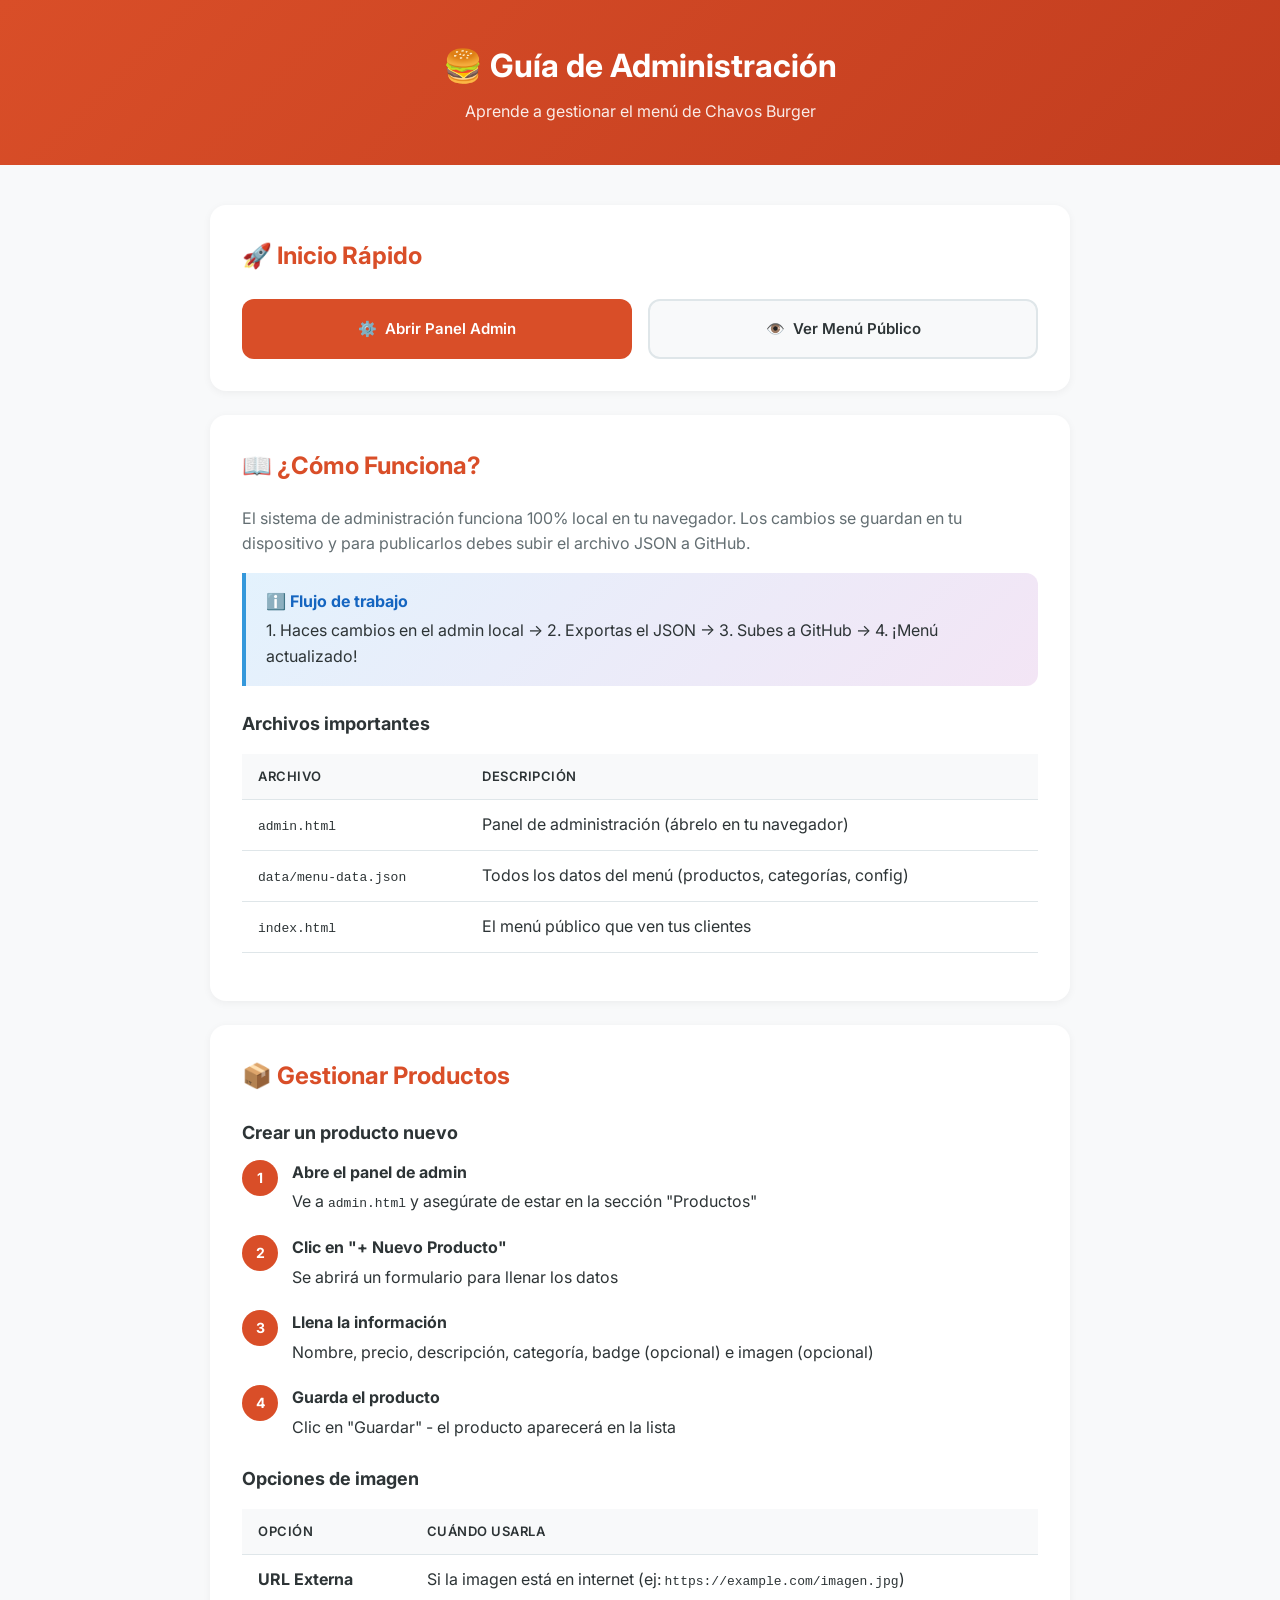
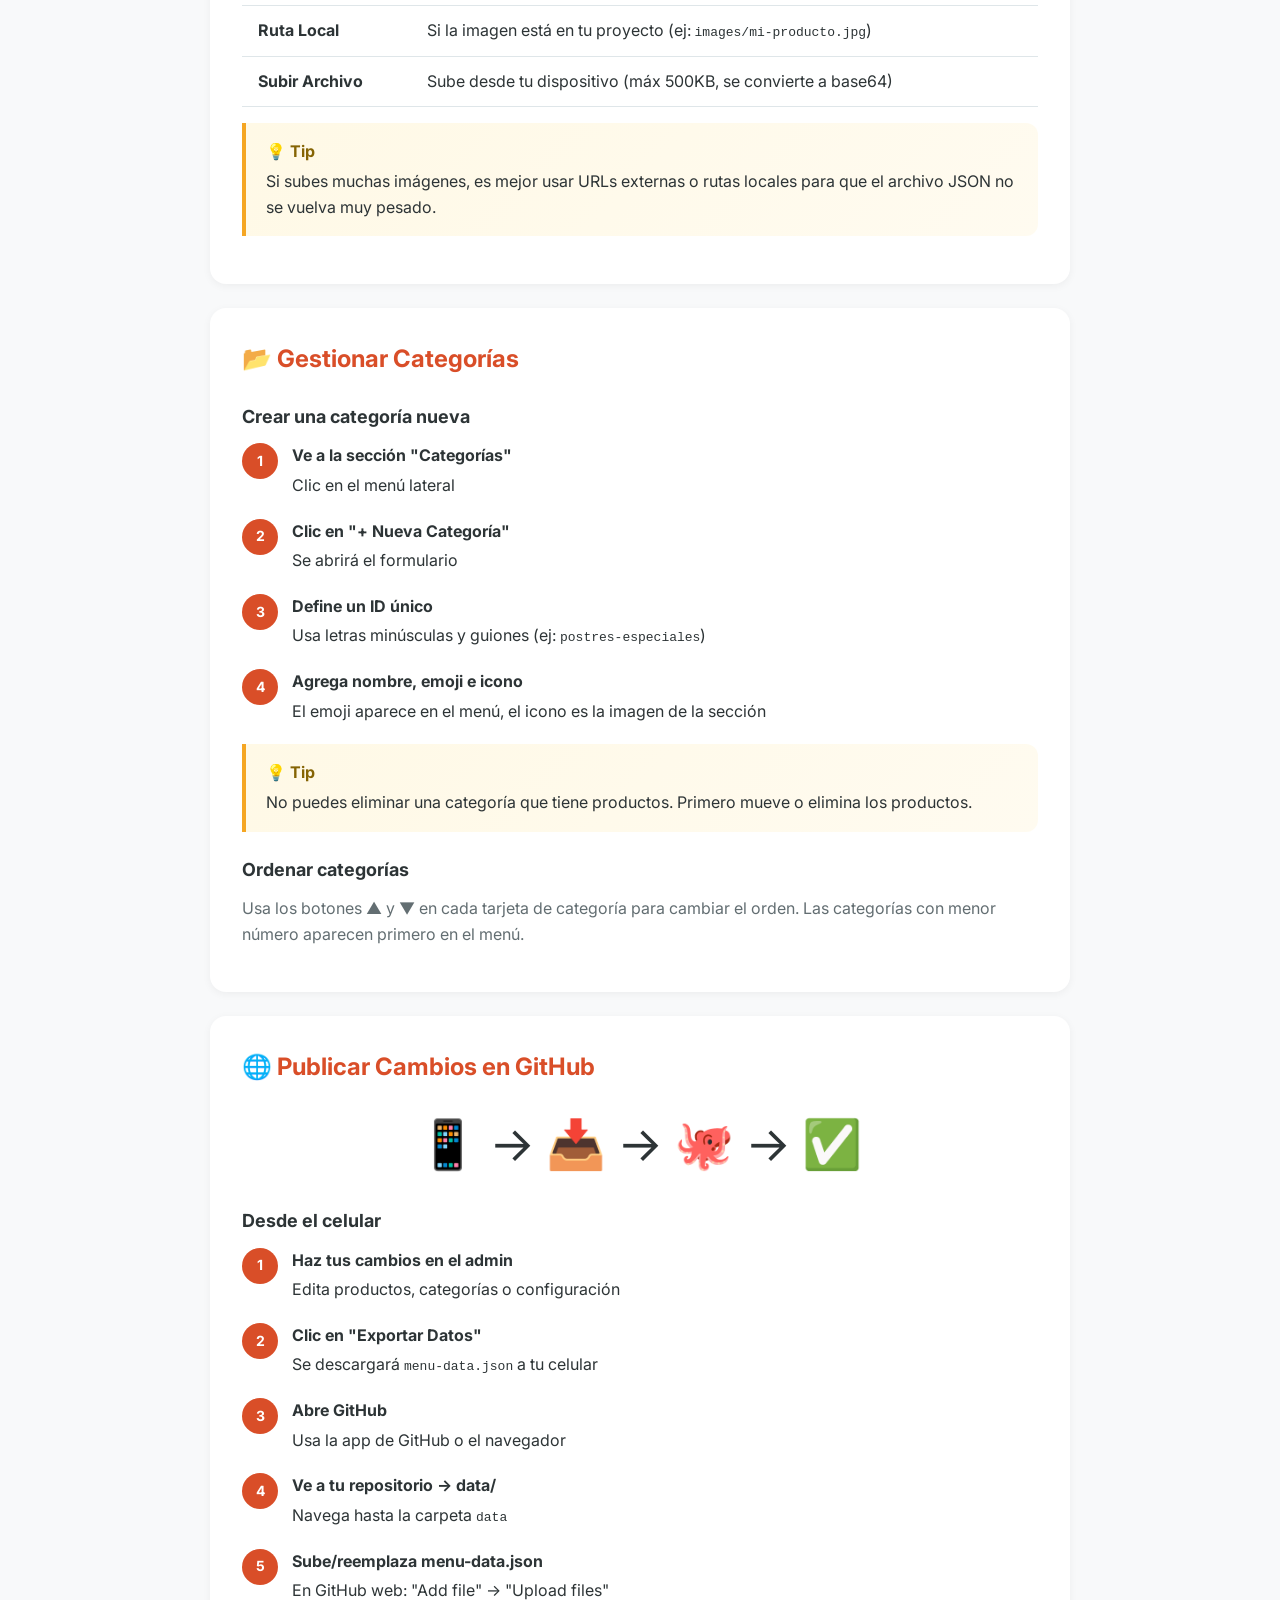
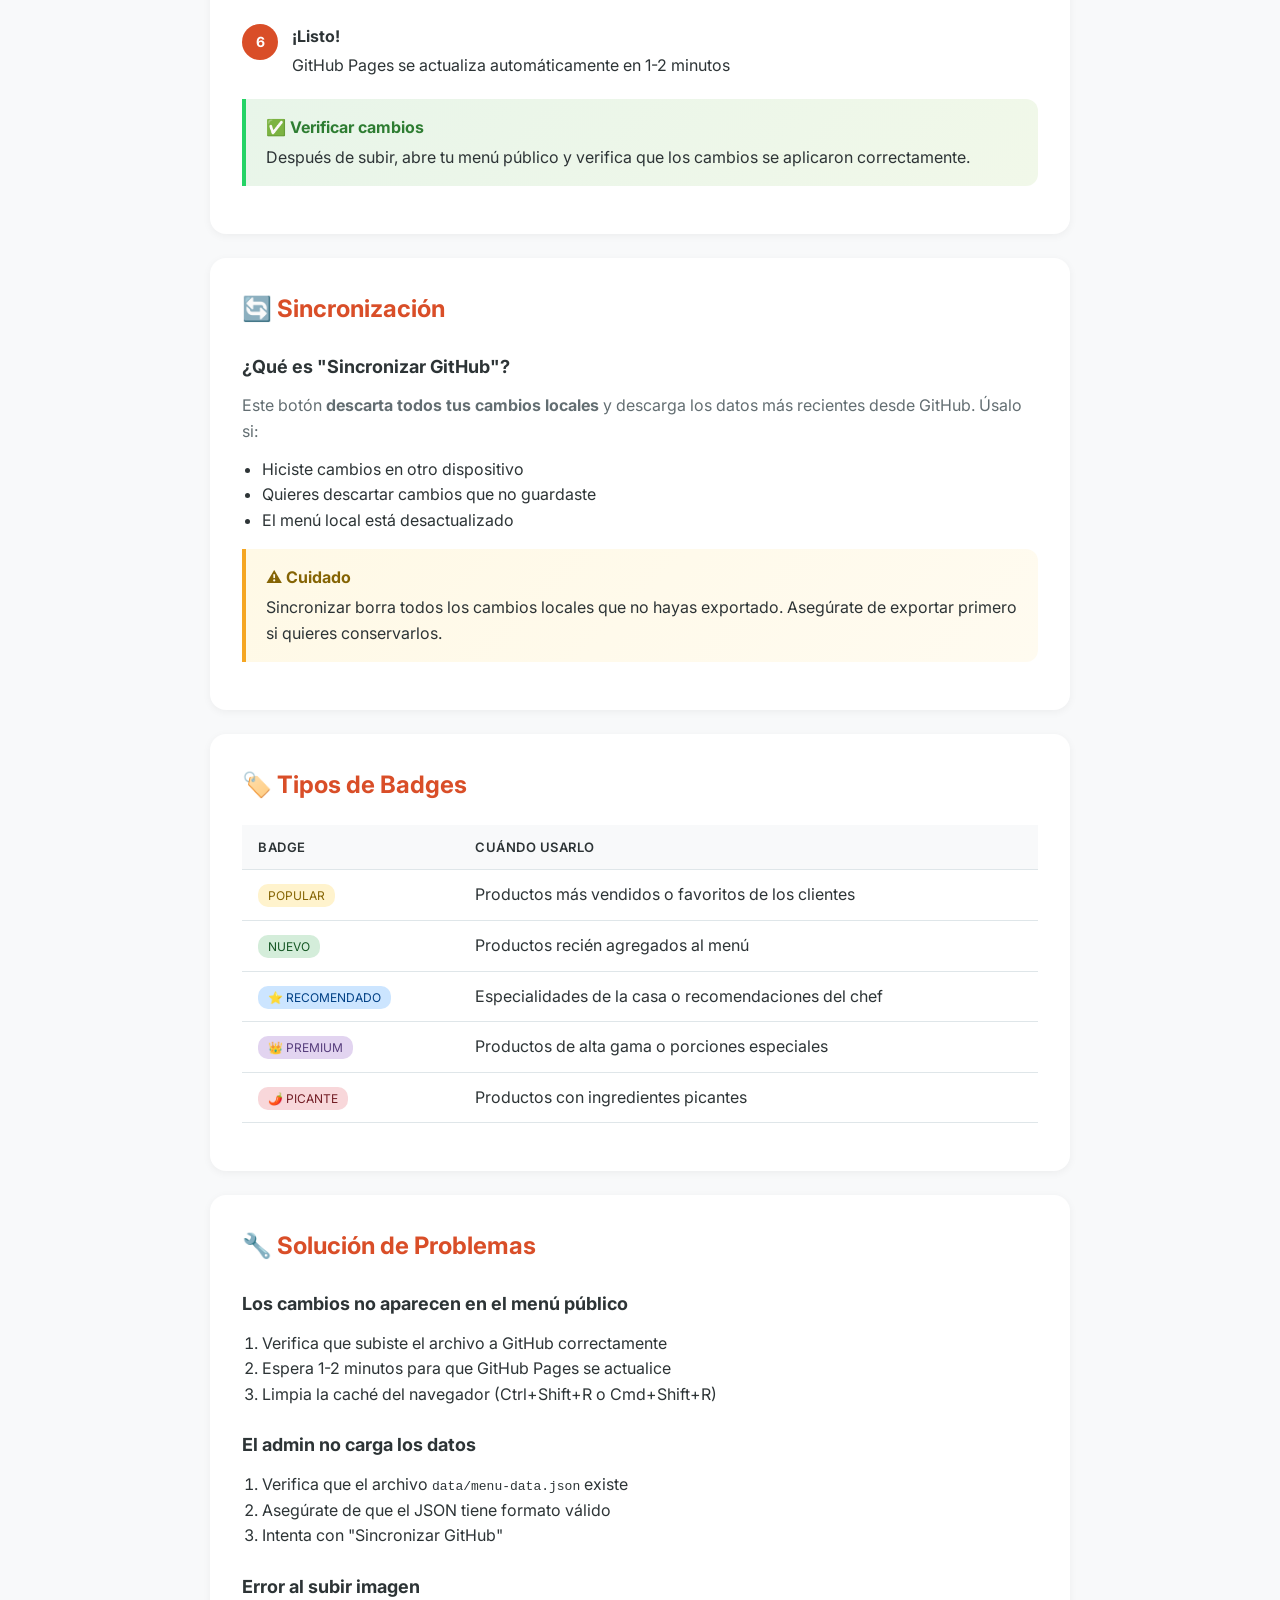
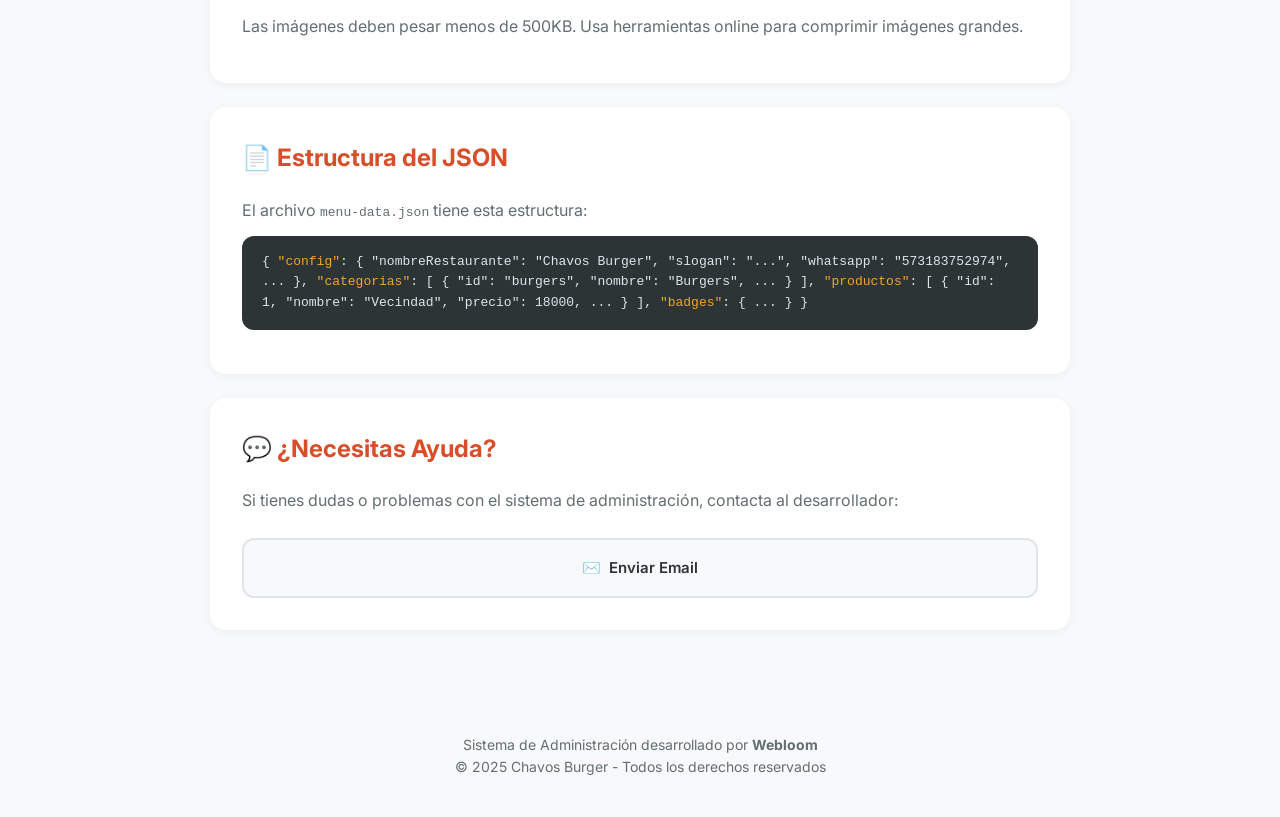
<file: GUIA-ADMIN.html>
<!DOCTYPE html>
<html lang="es">
<head>
  <meta charset="UTF-8">
  <meta name="viewport" content="width=device-width, initial-scale=1.0">
  <title>Guía de Administración - Chavos Burger</title>
  <link rel="preconnect" href="https://fonts.googleapis.com">
  <link rel="preconnect" href="https://fonts.gstatic.com" crossorigin>
  <link href="https://fonts.googleapis.com/css2?family=Inter:wght@400;500;600;700&display=swap" rel="stylesheet">
  <style>
    :root {
      --primary: #d94e28;
      --primary-dark: #c23d1f;
      --success: #25d366;
      --warning: #f5a623;
      --info: #3498db;
      --bg: #f8f9fa;
      --card: #ffffff;
      --text: #2d3436;
      --text-muted: #636e72;
      --border: #dfe6e9;
    }

    * { margin: 0; padding: 0; box-sizing: border-box; }

    body {
      font-family: 'Inter', -apple-system, BlinkMacSystemFont, sans-serif;
      background: var(--bg);
      color: var(--text);
      line-height: 1.6;
    }

    .header {
      background: linear-gradient(135deg, var(--primary) 0%, var(--primary-dark) 100%);
      color: white;
      padding: 40px 20px;
      text-align: center;
    }

    .header h1 {
      font-size: 32px;
      margin-bottom: 8px;
    }

    .header p {
      opacity: 0.9;
      font-size: 16px;
    }

    .container {
      max-width: 900px;
      margin: 0 auto;
      padding: 40px 20px;
    }

    .section {
      background: var(--card);
      border-radius: 16px;
      padding: 32px;
      margin-bottom: 24px;
      box-shadow: 0 2px 8px rgba(0,0,0,0.05);
    }

    .section h2 {
      font-size: 24px;
      margin-bottom: 20px;
      color: var(--primary);
      display: flex;
      align-items: center;
      gap: 12px;
    }

    .section h3 {
      font-size: 18px;
      margin: 24px 0 12px;
      color: var(--text);
    }

    .section p {
      margin-bottom: 12px;
      color: var(--text-muted);
    }

    .steps {
      counter-reset: step;
      list-style: none;
    }

    .steps li {
      position: relative;
      padding-left: 50px;
      margin-bottom: 20px;
      min-height: 40px;
    }

    .steps li::before {
      counter-increment: step;
      content: counter(step);
      position: absolute;
      left: 0;
      top: 0;
      width: 36px;
      height: 36px;
      background: var(--primary);
      color: white;
      border-radius: 50%;
      display: flex;
      align-items: center;
      justify-content: center;
      font-weight: 700;
      font-size: 14px;
    }

    .steps li strong {
      display: block;
      margin-bottom: 4px;
      color: var(--text);
    }

    .tip {
      background: linear-gradient(135deg, #fff9e6 0%, #fffbf0 100%);
      border-left: 4px solid var(--warning);
      padding: 16px 20px;
      border-radius: 0 12px 12px 0;
      margin: 16px 0;
    }

    .tip strong {
      display: block;
      margin-bottom: 4px;
      color: #856404;
    }

    .info {
      background: linear-gradient(135deg, #e3f2fd 0%, #f3e5f5 100%);
      border-left: 4px solid var(--info);
      padding: 16px 20px;
      border-radius: 0 12px 12px 0;
      margin: 16px 0;
    }

    .info strong {
      display: block;
      margin-bottom: 4px;
      color: #1565c0;
    }

    .success-box {
      background: linear-gradient(135deg, #e8f5e9 0%, #f1f8e9 100%);
      border-left: 4px solid var(--success);
      padding: 16px 20px;
      border-radius: 0 12px 12px 0;
      margin: 16px 0;
    }

    .success-box strong {
      display: block;
      margin-bottom: 4px;
      color: #2e7d32;
    }

    .btn-grid {
      display: grid;
      grid-template-columns: repeat(auto-fit, minmax(200px, 1fr));
      gap: 16px;
      margin-top: 24px;
    }

    .btn {
      display: flex;
      align-items: center;
      justify-content: center;
      gap: 8px;
      padding: 16px 24px;
      border-radius: 12px;
      text-decoration: none;
      font-weight: 600;
      font-size: 15px;
      transition: all 0.2s ease;
    }

    .btn-primary {
      background: var(--primary);
      color: white;
    }

    .btn-primary:hover {
      background: var(--primary-dark);
      transform: translateY(-2px);
    }

    .btn-secondary {
      background: var(--bg);
      color: var(--text);
      border: 2px solid var(--border);
    }

    .btn-secondary:hover {
      border-color: var(--primary);
      color: var(--primary);
    }

    .code {
      background: #2d3436;
      color: #dfe6e9;
      padding: 16px 20px;
      border-radius: 12px;
      font-family: 'Consolas', monospace;
      font-size: 13px;
      overflow-x: auto;
      margin: 12px 0;
    }

    .highlight {
      color: var(--warning);
    }

    table {
      width: 100%;
      border-collapse: collapse;
      margin: 16px 0;
    }

    th, td {
      padding: 12px 16px;
      text-align: left;
      border-bottom: 1px solid var(--border);
    }

    th {
      background: var(--bg);
      font-weight: 600;
      font-size: 13px;
      text-transform: uppercase;
      letter-spacing: 0.5px;
    }

    .emoji-big {
      font-size: 48px;
      text-align: center;
      margin: 20px 0;
    }

    .footer {
      text-align: center;
      padding: 40px 20px;
      color: var(--text-muted);
      font-size: 14px;
    }

    @media (max-width: 600px) {
      .header h1 { font-size: 24px; }
      .section { padding: 20px; }
      .steps li { padding-left: 44px; }
    }
  </style>
</head>
<body>
  <header class="header">
    <h1>🍔 Guía de Administración</h1>
    <p>Aprende a gestionar el menú de Chavos Burger</p>
  </header>

  <div class="container">
    <!-- INICIO RÁPIDO -->
    <section class="section">
      <h2>🚀 Inicio Rápido</h2>

      <div class="btn-grid">
        <a href="admin.html" class="btn btn-primary">
          <span>⚙️</span> Abrir Panel Admin
        </a>
        <a href="index.html" target="_blank" class="btn btn-secondary">
          <span>👁️</span> Ver Menú Público
        </a>
      </div>
    </section>

    <!-- CÓMO FUNCIONA -->
    <section class="section">
      <h2>📖 ¿Cómo Funciona?</h2>

      <p>El sistema de administración funciona 100% local en tu navegador. Los cambios se guardan en tu dispositivo y para publicarlos debes subir el archivo JSON a GitHub.</p>

      <div class="info">
        <strong>ℹ️ Flujo de trabajo</strong>
        1. Haces cambios en el admin local → 2. Exportas el JSON → 3. Subes a GitHub → 4. ¡Menú actualizado!
      </div>

      <h3>Archivos importantes</h3>
      <table>
        <tr>
          <th>Archivo</th>
          <th>Descripción</th>
        </tr>
        <tr>
          <td><code>admin.html</code></td>
          <td>Panel de administración (ábrelo en tu navegador)</td>
        </tr>
        <tr>
          <td><code>data/menu-data.json</code></td>
          <td>Todos los datos del menú (productos, categorías, config)</td>
        </tr>
        <tr>
          <td><code>index.html</code></td>
          <td>El menú público que ven tus clientes</td>
        </tr>
      </table>
    </section>

    <!-- GESTIONAR PRODUCTOS -->
    <section class="section">
      <h2>📦 Gestionar Productos</h2>

      <h3>Crear un producto nuevo</h3>
      <ol class="steps">
        <li>
          <strong>Abre el panel de admin</strong>
          Ve a <code>admin.html</code> y asegúrate de estar en la sección "Productos"
        </li>
        <li>
          <strong>Clic en "+ Nuevo Producto"</strong>
          Se abrirá un formulario para llenar los datos
        </li>
        <li>
          <strong>Llena la información</strong>
          Nombre, precio, descripción, categoría, badge (opcional) e imagen (opcional)
        </li>
        <li>
          <strong>Guarda el producto</strong>
          Clic en "Guardar" - el producto aparecerá en la lista
        </li>
      </ol>

      <h3>Opciones de imagen</h3>
      <table>
        <tr>
          <th>Opción</th>
          <th>Cuándo usarla</th>
        </tr>
        <tr>
          <td><strong>URL Externa</strong></td>
          <td>Si la imagen está en internet (ej: <code>https://example.com/imagen.jpg</code>)</td>
        </tr>
        <tr>
          <td><strong>Ruta Local</strong></td>
          <td>Si la imagen está en tu proyecto (ej: <code>images/mi-producto.jpg</code>)</td>
        </tr>
        <tr>
          <td><strong>Subir Archivo</strong></td>
          <td>Sube desde tu dispositivo (máx 500KB, se convierte a base64)</td>
        </tr>
      </table>

      <div class="tip">
        <strong>💡 Tip</strong>
        Si subes muchas imágenes, es mejor usar URLs externas o rutas locales para que el archivo JSON no se vuelva muy pesado.
      </div>
    </section>

    <!-- GESTIONAR CATEGORÍAS -->
    <section class="section">
      <h2>📂 Gestionar Categorías</h2>

      <h3>Crear una categoría nueva</h3>
      <ol class="steps">
        <li>
          <strong>Ve a la sección "Categorías"</strong>
          Clic en el menú lateral
        </li>
        <li>
          <strong>Clic en "+ Nueva Categoría"</strong>
          Se abrirá el formulario
        </li>
        <li>
          <strong>Define un ID único</strong>
          Usa letras minúsculas y guiones (ej: <code>postres-especiales</code>)
        </li>
        <li>
          <strong>Agrega nombre, emoji e icono</strong>
          El emoji aparece en el menú, el icono es la imagen de la sección
        </li>
      </ol>

      <div class="tip">
        <strong>💡 Tip</strong>
        No puedes eliminar una categoría que tiene productos. Primero mueve o elimina los productos.
      </div>

      <h3>Ordenar categorías</h3>
      <p>Usa los botones ▲ y ▼ en cada tarjeta de categoría para cambiar el orden. Las categorías con menor número aparecen primero en el menú.</p>
    </section>

    <!-- PUBLICAR CAMBIOS -->
    <section class="section">
      <h2>🌐 Publicar Cambios en GitHub</h2>

      <div class="emoji-big">📱 → 📥 → 🐙 → ✅</div>

      <h3>Desde el celular</h3>
      <ol class="steps">
        <li>
          <strong>Haz tus cambios en el admin</strong>
          Edita productos, categorías o configuración
        </li>
        <li>
          <strong>Clic en "Exportar Datos"</strong>
          Se descargará <code>menu-data.json</code> a tu celular
        </li>
        <li>
          <strong>Abre GitHub</strong>
          Usa la app de GitHub o el navegador
        </li>
        <li>
          <strong>Ve a tu repositorio → data/</strong>
          Navega hasta la carpeta <code>data</code>
        </li>
        <li>
          <strong>Sube/reemplaza menu-data.json</strong>
          En GitHub web: "Add file" → "Upload files"
        </li>
        <li>
          <strong>¡Listo!</strong>
          GitHub Pages se actualiza automáticamente en 1-2 minutos
        </li>
      </ol>

      <div class="success-box">
        <strong>✅ Verificar cambios</strong>
        Después de subir, abre tu menú público y verifica que los cambios se aplicaron correctamente.
      </div>
    </section>

    <!-- SINCRONIZACIÓN -->
    <section class="section">
      <h2>🔄 Sincronización</h2>

      <h3>¿Qué es "Sincronizar GitHub"?</h3>
      <p>Este botón <strong>descarta todos tus cambios locales</strong> y descarga los datos más recientes desde GitHub. Úsalo si:</p>
      <ul style="margin-left: 20px; margin-top: 8px;">
        <li>Hiciste cambios en otro dispositivo</li>
        <li>Quieres descartar cambios que no guardaste</li>
        <li>El menú local está desactualizado</li>
      </ul>

      <div class="tip">
        <strong>⚠️ Cuidado</strong>
        Sincronizar borra todos los cambios locales que no hayas exportado. Asegúrate de exportar primero si quieres conservarlos.
      </div>
    </section>

    <!-- BADGES -->
    <section class="section">
      <h2>🏷️ Tipos de Badges</h2>

      <table>
        <tr>
          <th>Badge</th>
          <th>Cuándo usarlo</th>
        </tr>
        <tr>
          <td><span style="background:#fff3cd;color:#856404;padding:4px 10px;border-radius:10px;font-size:12px;">POPULAR</span></td>
          <td>Productos más vendidos o favoritos de los clientes</td>
        </tr>
        <tr>
          <td><span style="background:#d4edda;color:#155724;padding:4px 10px;border-radius:10px;font-size:12px;">NUEVO</span></td>
          <td>Productos recién agregados al menú</td>
        </tr>
        <tr>
          <td><span style="background:#cce5ff;color:#004085;padding:4px 10px;border-radius:10px;font-size:12px;">⭐ RECOMENDADO</span></td>
          <td>Especialidades de la casa o recomendaciones del chef</td>
        </tr>
        <tr>
          <td><span style="background:#e2d4f0;color:#563d7c;padding:4px 10px;border-radius:10px;font-size:12px;">👑 PREMIUM</span></td>
          <td>Productos de alta gama o porciones especiales</td>
        </tr>
        <tr>
          <td><span style="background:#f8d7da;color:#721c24;padding:4px 10px;border-radius:10px;font-size:12px;">🌶️ PICANTE</span></td>
          <td>Productos con ingredientes picantes</td>
        </tr>
      </table>
    </section>

    <!-- SOLUCIÓN DE PROBLEMAS -->
    <section class="section">
      <h2>🔧 Solución de Problemas</h2>

      <h3>Los cambios no aparecen en el menú público</h3>
      <ol style="margin-left: 20px;">
        <li>Verifica que subiste el archivo a GitHub correctamente</li>
        <li>Espera 1-2 minutos para que GitHub Pages se actualice</li>
        <li>Limpia la caché del navegador (Ctrl+Shift+R o Cmd+Shift+R)</li>
      </ol>

      <h3>El admin no carga los datos</h3>
      <ol style="margin-left: 20px;">
        <li>Verifica que el archivo <code>data/menu-data.json</code> existe</li>
        <li>Asegúrate de que el JSON tiene formato válido</li>
        <li>Intenta con "Sincronizar GitHub"</li>
      </ol>

      <h3>Error al subir imagen</h3>
      <p>Las imágenes deben pesar menos de 500KB. Usa herramientas online para comprimir imágenes grandes.</p>
    </section>

    <!-- ESTRUCTURA DEL JSON -->
    <section class="section">
      <h2>📄 Estructura del JSON</h2>

      <p>El archivo <code>menu-data.json</code> tiene esta estructura:</p>

      <div class="code">
{
  <span class="highlight">"config"</span>: {
    "nombreRestaurante": "Chavos Burger",
    "slogan": "...",
    "whatsapp": "573183752974",
    ...
  },
  <span class="highlight">"categorias"</span>: [
    { "id": "burgers", "nombre": "Burgers", ... }
  ],
  <span class="highlight">"productos"</span>: [
    { "id": 1, "nombre": "Vecindad", "precio": 18000, ... }
  ],
  <span class="highlight">"badges"</span>: { ... }
}
      </div>
    </section>

    <!-- CONTACTO -->
    <section class="section">
      <h2>💬 ¿Necesitas Ayuda?</h2>

      <p>Si tienes dudas o problemas con el sistema de administración, contacta al desarrollador:</p>

      <div class="btn-grid">
        <a href="mailto:soporte@webloom.com" class="btn btn-secondary">
          <span>✉️</span> Enviar Email
        </a>
      </div>
    </section>
  </div>

  <footer class="footer">
    <p>Sistema de Administración desarrollado por <strong>Webloom</strong></p>
    <p>© 2025 Chavos Burger - Todos los derechos reservados</p>
  </footer>
</body>
</html>
</file>
